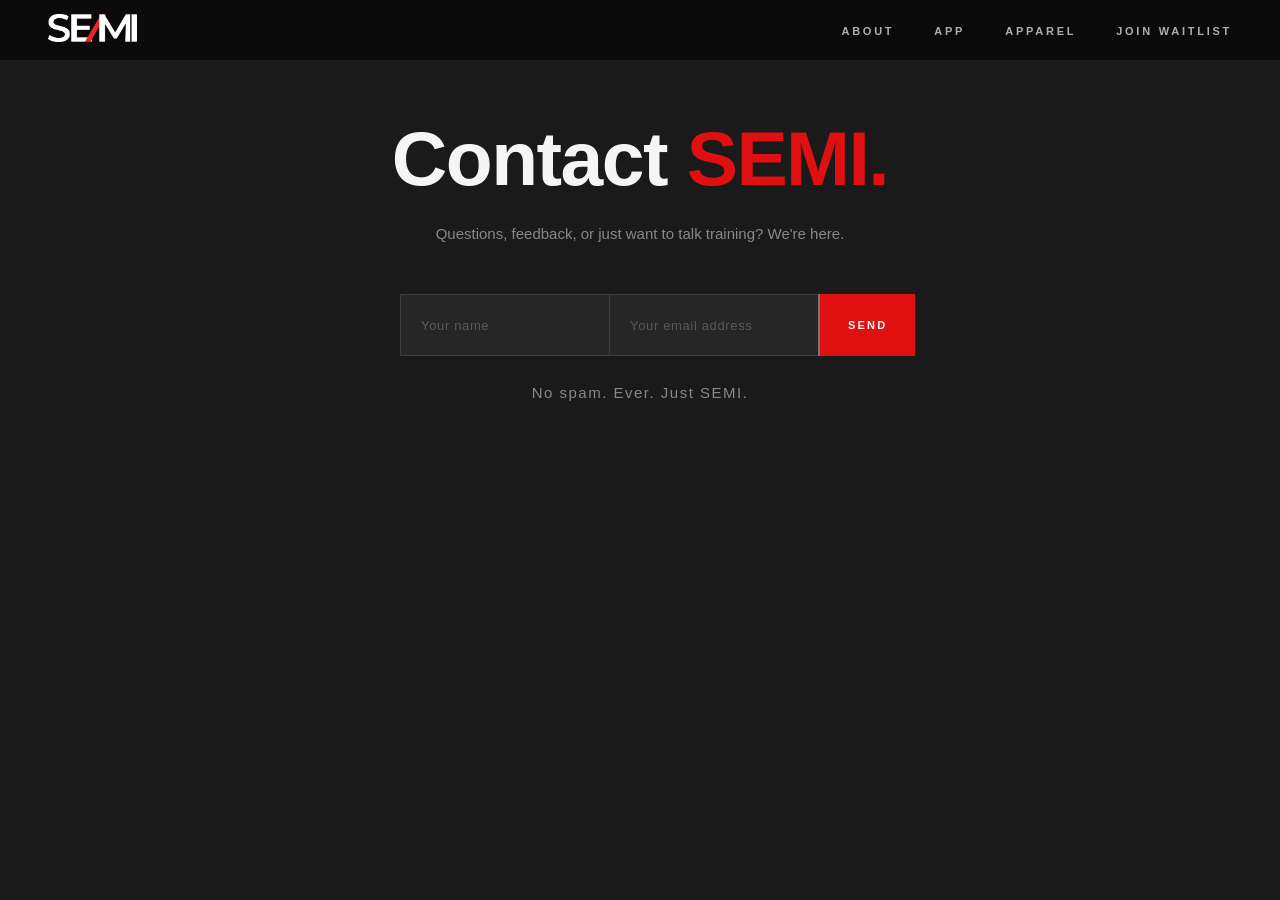
<file: contact.html>
<!DOCTYPE html>
<html lang="en">
<head>
  <meta charset="UTF-8">
  <meta name="viewport" content="width=device-width, initial-scale=1.0">
  <title>Contact — SEMI</title>
  <link rel="stylesheet" href="/style.css">
</head>
<body>
  <nav>
    <div class="nav-logo">
      <img src="/Semi_white_transparent.png" alt="SEMI">
    </div>
    <ul class="nav-links">
      <li><a href="index.html#about">About</a></li>
      <li><a href="index.html#app">App</a></li>
      <li><a href="index.html#apparel">Apparel</a></li>
      <li><a href="index.html#waitlist">Join Waitlist</a></li>
    </ul>
  </nav>

  <section class="waitlist" style="min-height: 100vh;">
    <h2>Contact <em>SEMI.</em></h2>
    <p>Questions, feedback, or just want to talk training? We're here.</p>
    <form class="waitlist-form" action="https://formspree.io/f/mgondbqg" method="POST">
      <input type="text" name="name" placeholder="Your name" required />
      <input type="email" name="email" placeholder="Your email address" required />
      <textarea name="message" placeholder="Your message" rows="4" required></textarea>
      <button type="submit">Send</button>
    </form>
    <p class="waitlist-note">No spam. Ever. Just SEMI.</p>
  </section>
</body>
</html>
</file>
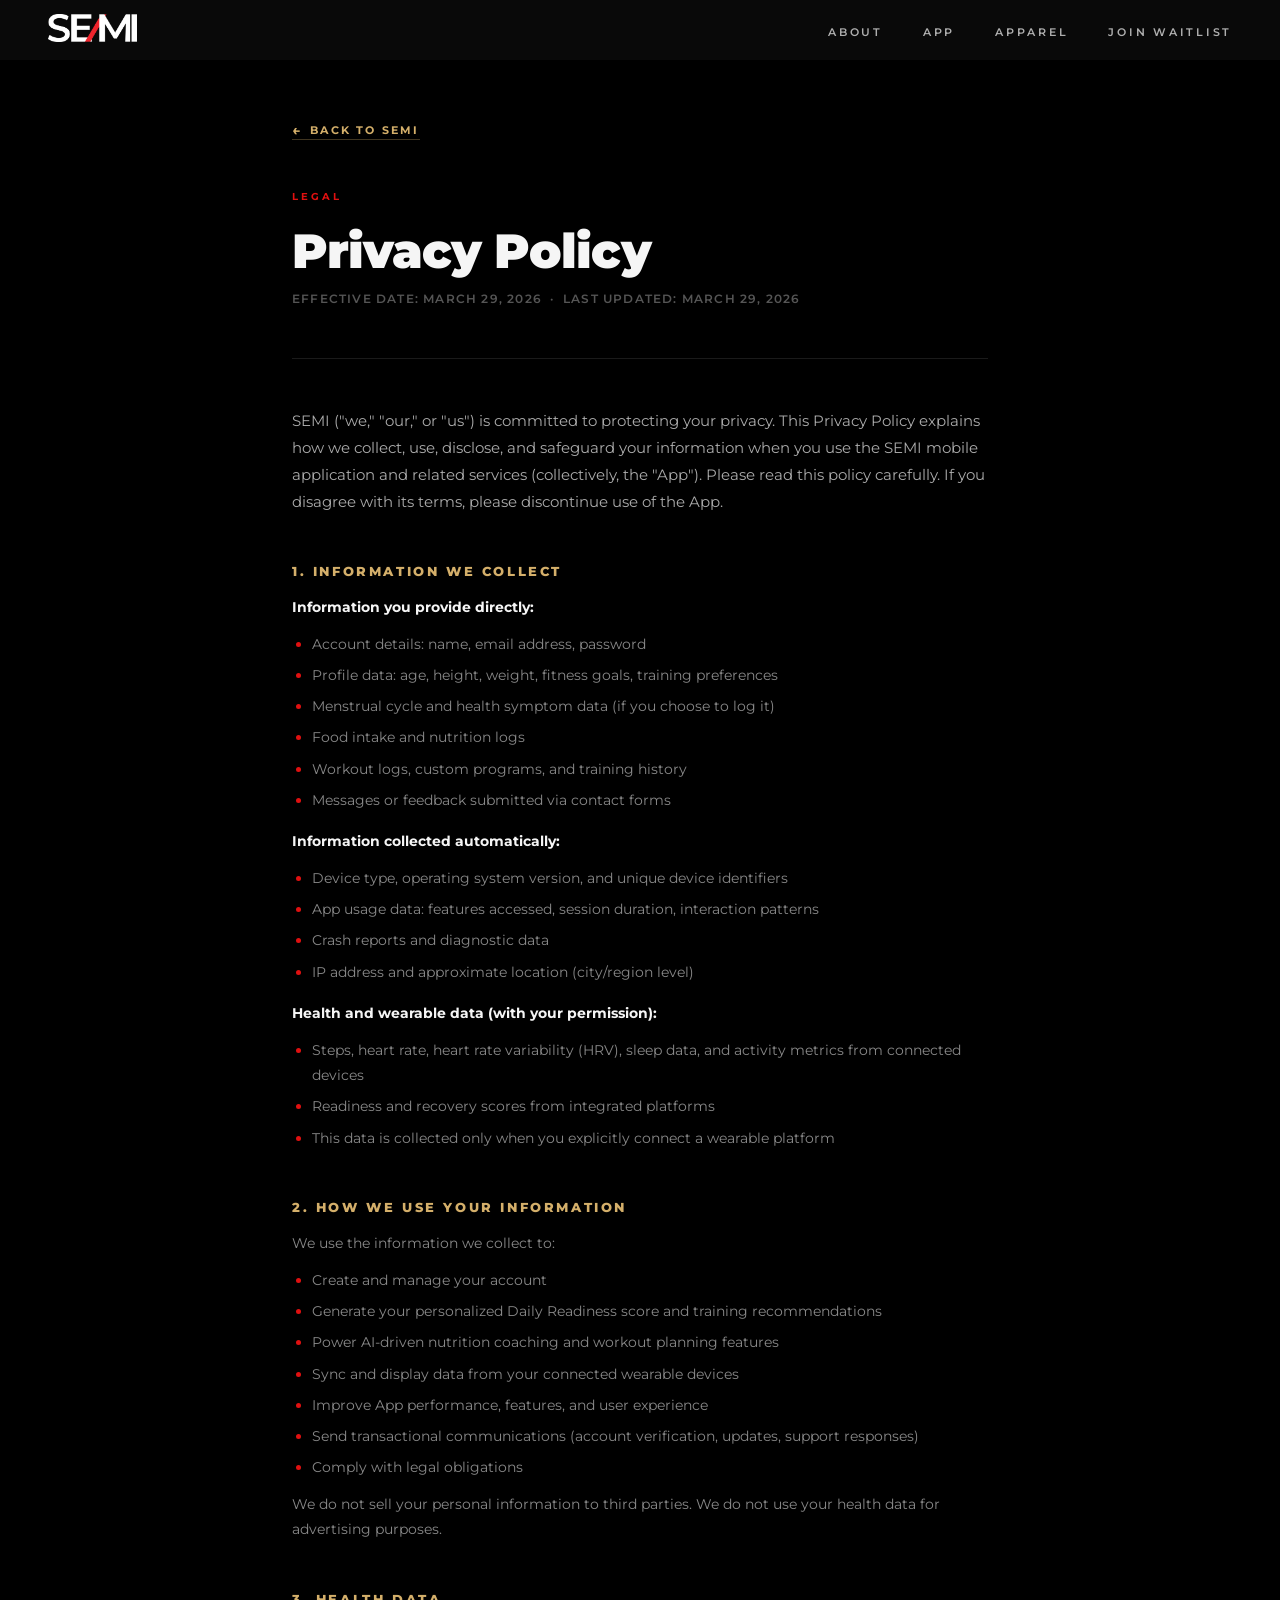
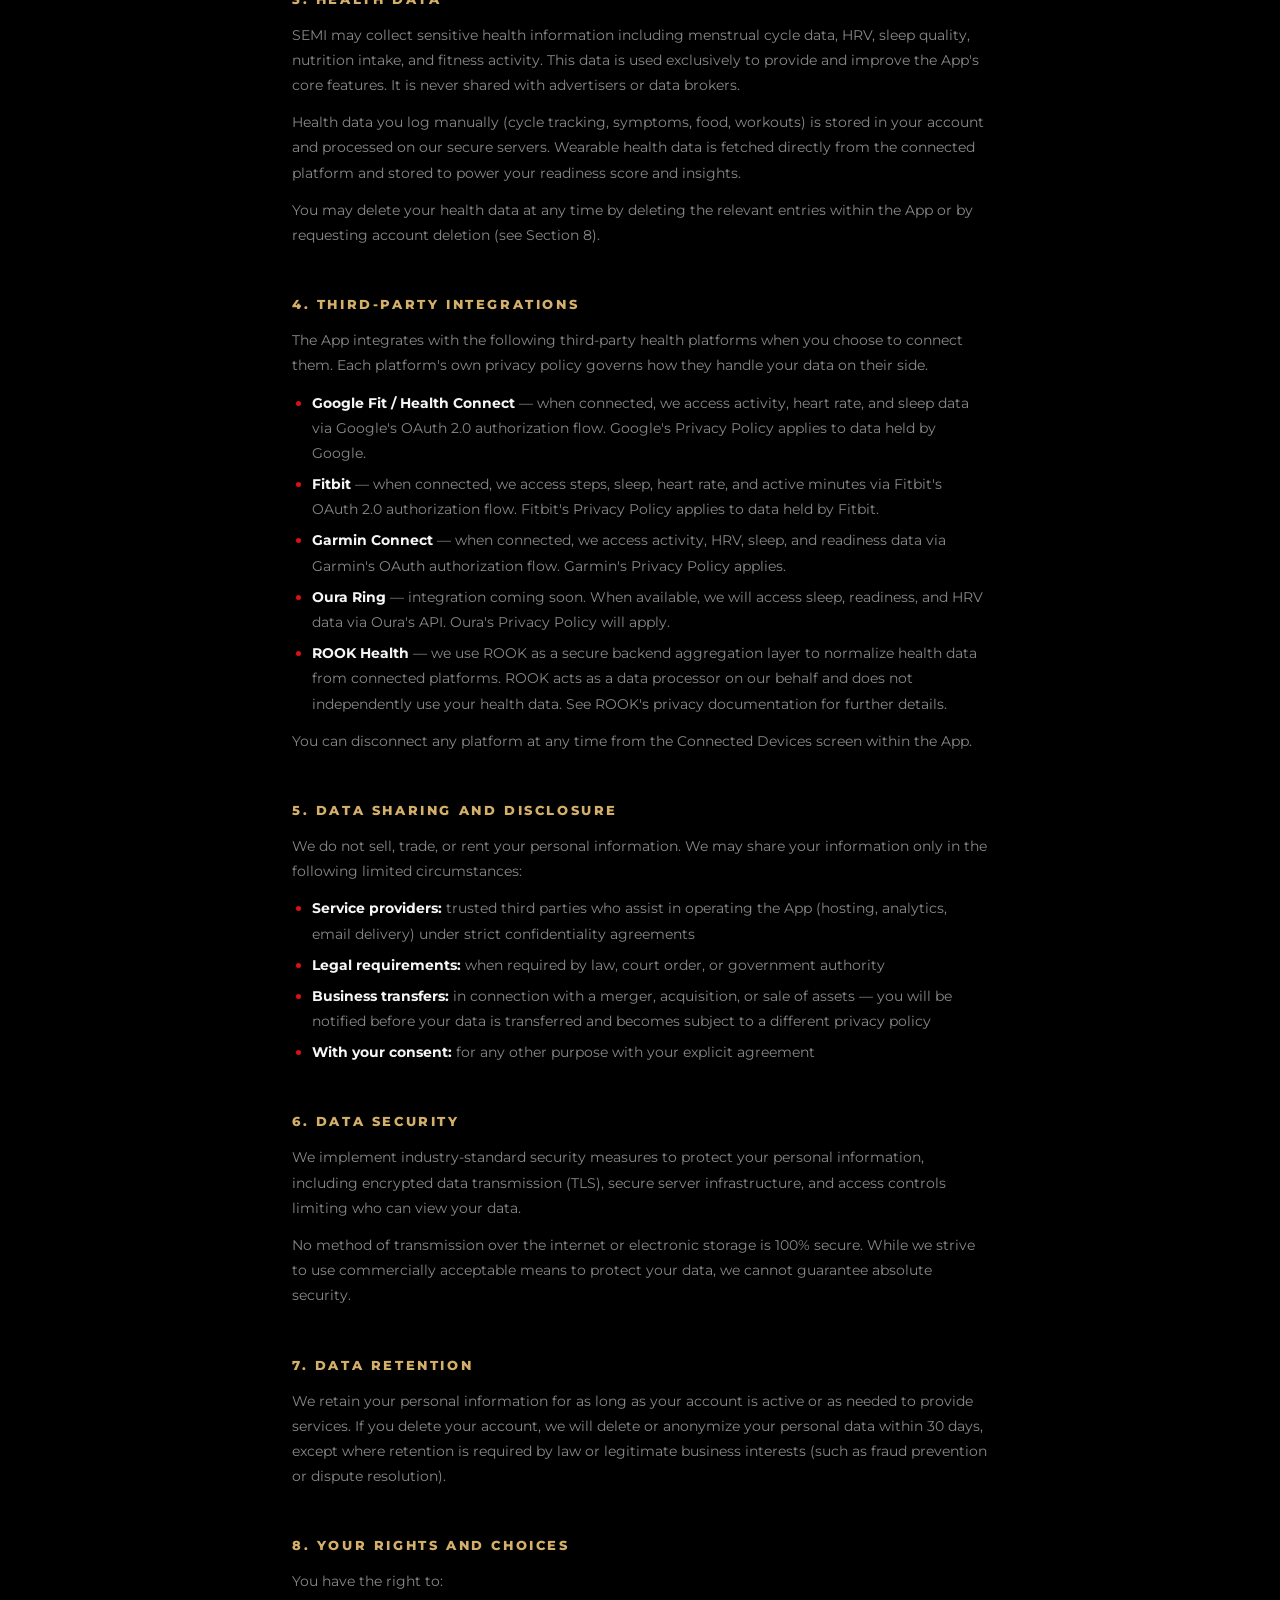
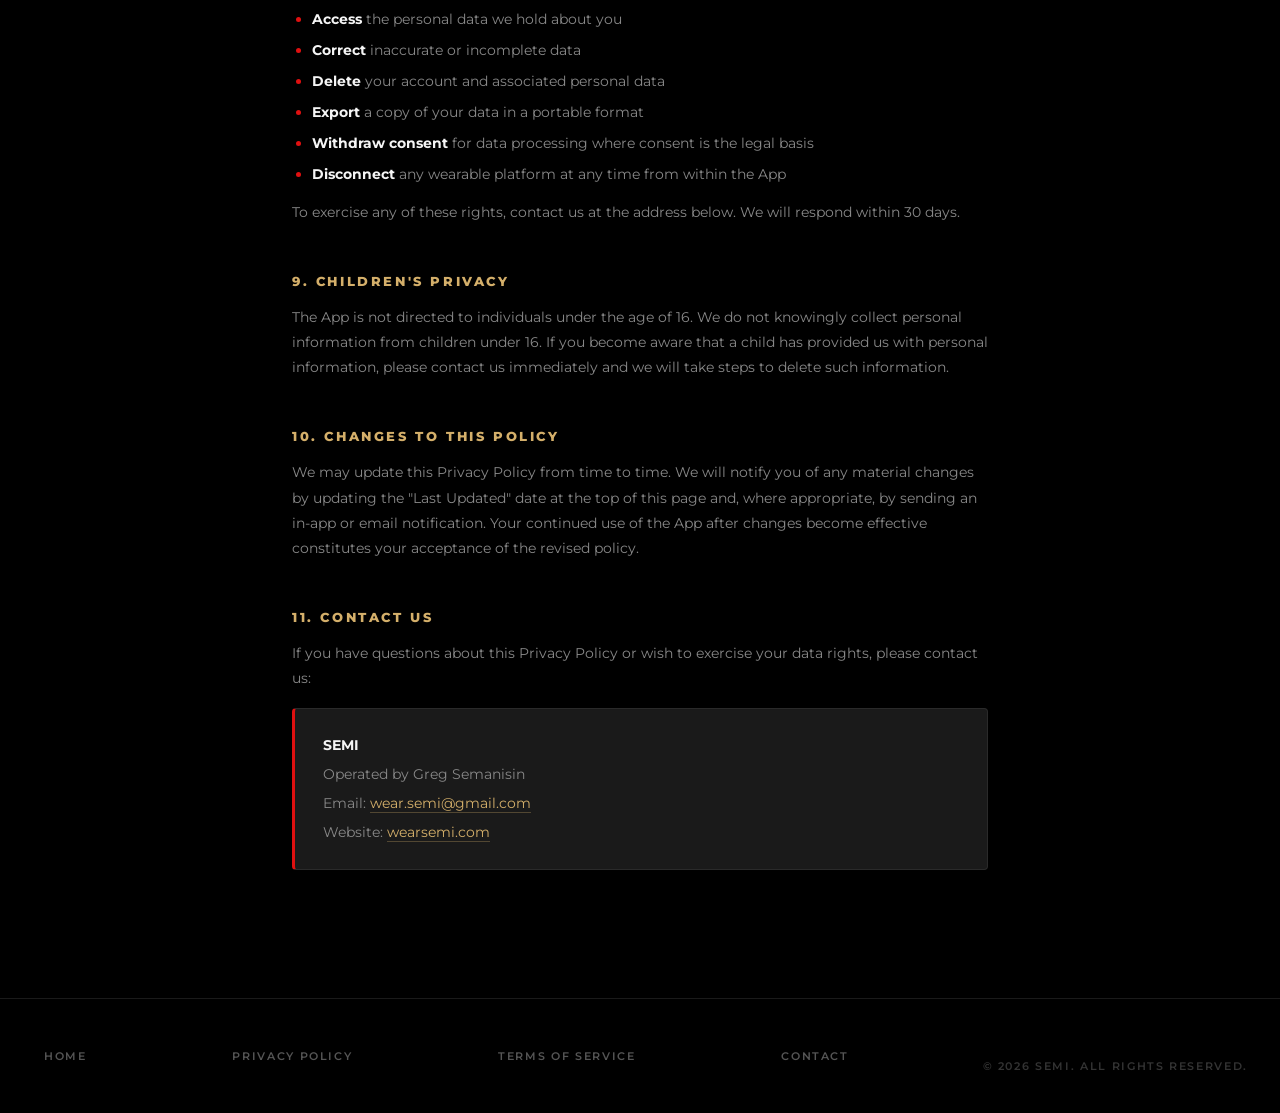
<file: privacy-policy.html>
<!DOCTYPE html>
<html lang="en">
<head>
  <meta charset="UTF-8">
  <meta name="viewport" content="width=device-width, initial-scale=1.0">
  <title>Privacy Policy — SEMI</title>
  <link rel="stylesheet" href="/style.css">
  <link href="https://fonts.googleapis.com/css2?family=Montserrat:wght@400;600;700;800;900&display=swap" rel="stylesheet">
  <style>
    .legal-page {
      max-width: 760px;
      margin: 0 auto;
      padding: 120px 32px 80px;
    }

    .legal-page .eyebrow {
      font-size: 10px;
      font-weight: 700;
      letter-spacing: 0.3em;
      text-transform: uppercase;
      color: #e01010;
      margin-bottom: 16px;
    }

    .legal-page h1 {
      font-size: clamp(2rem, 5vw, 3rem);
      font-weight: 900;
      letter-spacing: -0.02em;
      color: #f5f5f5;
      margin-bottom: 8px;
    }

    .legal-page .effective-date {
      font-size: 12px;
      color: #555;
      font-weight: 600;
      letter-spacing: 0.1em;
      text-transform: uppercase;
      margin-bottom: 48px;
      padding-bottom: 48px;
      border-bottom: 1px solid #1a1a1a;
    }

    .legal-page .intro {
      font-size: 15px;
      line-height: 1.8;
      color: #aaa;
      margin-bottom: 48px;
    }

    .legal-page section {
      margin-bottom: 48px;
    }

    .legal-page h2 {
      font-size: 13px;
      font-weight: 800;
      letter-spacing: 0.2em;
      text-transform: uppercase;
      color: #d4af6a;
      margin-bottom: 16px;
    }

    .legal-page p {
      font-size: 14px;
      line-height: 1.8;
      color: #888;
      margin-bottom: 12px;
    }

    .legal-page ul {
      margin: 12px 0 12px 20px;
    }

    .legal-page ul li {
      font-size: 14px;
      line-height: 1.8;
      color: #888;
      margin-bottom: 6px;
    }

    .legal-page ul li::marker {
      color: #e01010;
    }

    .legal-page a {
      color: #d4af6a;
      text-decoration: none;
      border-bottom: 1px solid rgba(212,175,106,0.3);
      transition: border-color 0.2s;
    }

    .legal-page a:hover {
      border-color: #d4af6a;
    }

    .legal-page .contact-block {
      background: #1a1a1a;
      border: 1px solid #2a2a2a;
      border-left: 3px solid #e01010;
      border-radius: 4px;
      padding: 24px 28px;
      margin-top: 16px;
    }

    .legal-page .contact-block p {
      margin-bottom: 4px;
    }

    .legal-page .contact-block p:last-child {
      margin-bottom: 0;
    }

    .back-link {
      display: inline-flex;
      align-items: center;
      gap: 8px;
      font-size: 11px;
      font-weight: 700;
      letter-spacing: 0.2em;
      text-transform: uppercase;
      color: #555;
      text-decoration: none;
      border-bottom: none;
      margin-bottom: 48px;
      transition: color 0.2s;
    }

    .back-link:hover {
      color: #f5f5f5;
      border-bottom: none;
    }

    .back-link::before {
      content: '←';
      font-size: 14px;
    }

    footer {
      text-align: center;
      padding: 40px 32px;
      border-top: 1px solid #1a1a1a;
      font-size: 11px;
      font-weight: 600;
      letter-spacing: 0.15em;
      text-transform: uppercase;
      color: #333;
    }

    footer a {
      color: #555;
      text-decoration: none;
      margin: 0 12px;
      transition: color 0.2s;
    }

    footer a:hover { color: #f5f5f5; }
  </style>
</head>
<body>
  <nav>
    <div class="nav-logo">
      <img src="/Semi_white_transparent.png" alt="SEMI">
    </div>
    <ul class="nav-links">
      <li><a href="index.html#about">About</a></li>
      <li><a href="index.html#app">App</a></li>
      <li><a href="index.html#apparel">Apparel</a></li>
      <li><a href="index.html#waitlist">Join Waitlist</a></li>
    </ul>
  </nav>

  <main class="legal-page">
    <a href="index.html" class="back-link">Back to SEMI</a>

    <p class="eyebrow">Legal</p>
    <h1>Privacy Policy</h1>
    <p class="effective-date">Effective Date: March 29, 2026 &nbsp;·&nbsp; Last Updated: March 29, 2026</p>

    <p class="intro">
      SEMI ("we," "our," or "us") is committed to protecting your privacy. This Privacy Policy explains how we collect, use, disclose, and safeguard your information when you use the SEMI mobile application and related services (collectively, the "App"). Please read this policy carefully. If you disagree with its terms, please discontinue use of the App.
    </p>

    <section>
      <h2>1. Information We Collect</h2>
      <p><strong style="color:#f5f5f5;">Information you provide directly:</strong></p>
      <ul>
        <li>Account details: name, email address, password</li>
        <li>Profile data: age, height, weight, fitness goals, training preferences</li>
        <li>Menstrual cycle and health symptom data (if you choose to log it)</li>
        <li>Food intake and nutrition logs</li>
        <li>Workout logs, custom programs, and training history</li>
        <li>Messages or feedback submitted via contact forms</li>
      </ul>

      <p style="margin-top:16px;"><strong style="color:#f5f5f5;">Information collected automatically:</strong></p>
      <ul>
        <li>Device type, operating system version, and unique device identifiers</li>
        <li>App usage data: features accessed, session duration, interaction patterns</li>
        <li>Crash reports and diagnostic data</li>
        <li>IP address and approximate location (city/region level)</li>
      </ul>

      <p style="margin-top:16px;"><strong style="color:#f5f5f5;">Health and wearable data (with your permission):</strong></p>
      <ul>
        <li>Steps, heart rate, heart rate variability (HRV), sleep data, and activity metrics from connected devices</li>
        <li>Readiness and recovery scores from integrated platforms</li>
        <li>This data is collected only when you explicitly connect a wearable platform</li>
      </ul>
    </section>

    <section>
      <h2>2. How We Use Your Information</h2>
      <p>We use the information we collect to:</p>
      <ul>
        <li>Create and manage your account</li>
        <li>Generate your personalized Daily Readiness score and training recommendations</li>
        <li>Power AI-driven nutrition coaching and workout planning features</li>
        <li>Sync and display data from your connected wearable devices</li>
        <li>Improve App performance, features, and user experience</li>
        <li>Send transactional communications (account verification, updates, support responses)</li>
        <li>Comply with legal obligations</li>
      </ul>
      <p>We do not sell your personal information to third parties. We do not use your health data for advertising purposes.</p>
    </section>

    <section>
      <h2>3. Health Data</h2>
      <p>
        SEMI may collect sensitive health information including menstrual cycle data, HRV, sleep quality, nutrition intake, and fitness activity. This data is used exclusively to provide and improve the App's core features. It is never shared with advertisers or data brokers.
      </p>
      <p>
        Health data you log manually (cycle tracking, symptoms, food, workouts) is stored in your account and processed on our secure servers. Wearable health data is fetched directly from the connected platform and stored to power your readiness score and insights.
      </p>
      <p>
        You may delete your health data at any time by deleting the relevant entries within the App or by requesting account deletion (see Section 8).
      </p>
    </section>

    <section>
      <h2>4. Third-Party Integrations</h2>
      <p>The App integrates with the following third-party health platforms when you choose to connect them. Each platform's own privacy policy governs how they handle your data on their side.</p>
      <ul>
        <li>
          <strong style="color:#f5f5f5;">Google Fit / Health Connect</strong> — when connected, we access activity, heart rate, and sleep data via Google's OAuth 2.0 authorization flow. Google's Privacy Policy applies to data held by Google.
        </li>
        <li>
          <strong style="color:#f5f5f5;">Fitbit</strong> — when connected, we access steps, sleep, heart rate, and active minutes via Fitbit's OAuth 2.0 authorization flow. Fitbit's Privacy Policy applies to data held by Fitbit.
        </li>
        <li>
          <strong style="color:#f5f5f5;">Garmin Connect</strong> — when connected, we access activity, HRV, sleep, and readiness data via Garmin's OAuth authorization flow. Garmin's Privacy Policy applies.
        </li>
        <li>
          <strong style="color:#f5f5f5;">Oura Ring</strong> — integration coming soon. When available, we will access sleep, readiness, and HRV data via Oura's API. Oura's Privacy Policy will apply.
        </li>
        <li>
          <strong style="color:#f5f5f5;">ROOK Health</strong> — we use ROOK as a secure backend aggregation layer to normalize health data from connected platforms. ROOK acts as a data processor on our behalf and does not independently use your health data. See ROOK's privacy documentation for further details.
        </li>
      </ul>
      <p>You can disconnect any platform at any time from the Connected Devices screen within the App.</p>
    </section>

    <section>
      <h2>5. Data Sharing and Disclosure</h2>
      <p>We do not sell, trade, or rent your personal information. We may share your information only in the following limited circumstances:</p>
      <ul>
        <li><strong style="color:#f5f5f5;">Service providers:</strong> trusted third parties who assist in operating the App (hosting, analytics, email delivery) under strict confidentiality agreements</li>
        <li><strong style="color:#f5f5f5;">Legal requirements:</strong> when required by law, court order, or government authority</li>
        <li><strong style="color:#f5f5f5;">Business transfers:</strong> in connection with a merger, acquisition, or sale of assets — you will be notified before your data is transferred and becomes subject to a different privacy policy</li>
        <li><strong style="color:#f5f5f5;">With your consent:</strong> for any other purpose with your explicit agreement</li>
      </ul>
    </section>

    <section>
      <h2>6. Data Security</h2>
      <p>
        We implement industry-standard security measures to protect your personal information, including encrypted data transmission (TLS), secure server infrastructure, and access controls limiting who can view your data.
      </p>
      <p>
        No method of transmission over the internet or electronic storage is 100% secure. While we strive to use commercially acceptable means to protect your data, we cannot guarantee absolute security.
      </p>
    </section>

    <section>
      <h2>7. Data Retention</h2>
      <p>
        We retain your personal information for as long as your account is active or as needed to provide services. If you delete your account, we will delete or anonymize your personal data within 30 days, except where retention is required by law or legitimate business interests (such as fraud prevention or dispute resolution).
      </p>
    </section>

    <section>
      <h2>8. Your Rights and Choices</h2>
      <p>You have the right to:</p>
      <ul>
        <li><strong style="color:#f5f5f5;">Access</strong> the personal data we hold about you</li>
        <li><strong style="color:#f5f5f5;">Correct</strong> inaccurate or incomplete data</li>
        <li><strong style="color:#f5f5f5;">Delete</strong> your account and associated personal data</li>
        <li><strong style="color:#f5f5f5;">Export</strong> a copy of your data in a portable format</li>
        <li><strong style="color:#f5f5f5;">Withdraw consent</strong> for data processing where consent is the legal basis</li>
        <li><strong style="color:#f5f5f5;">Disconnect</strong> any wearable platform at any time from within the App</li>
      </ul>
      <p>To exercise any of these rights, contact us at the address below. We will respond within 30 days.</p>
    </section>

    <section>
      <h2>9. Children's Privacy</h2>
      <p>
        The App is not directed to individuals under the age of 16. We do not knowingly collect personal information from children under 16. If you become aware that a child has provided us with personal information, please contact us immediately and we will take steps to delete such information.
      </p>
    </section>

    <section>
      <h2>10. Changes to This Policy</h2>
      <p>
        We may update this Privacy Policy from time to time. We will notify you of any material changes by updating the "Last Updated" date at the top of this page and, where appropriate, by sending an in-app or email notification. Your continued use of the App after changes become effective constitutes your acceptance of the revised policy.
      </p>
    </section>

    <section>
      <h2>11. Contact Us</h2>
      <p>If you have questions about this Privacy Policy or wish to exercise your data rights, please contact us:</p>
      <div class="contact-block">
        <p><strong style="color:#f5f5f5;">SEMI</strong></p>
        <p>Operated by Greg Semanisin</p>
        <p>Email: <a href="mailto:wear.semi@gmail.com">wear.semi@gmail.com</a></p>
        <p>Website: <a href="https://wearsemi.com">wearsemi.com</a></p>
      </div>
    </section>
  </main>

  <footer>
    <a href="index.html">Home</a>
    <a href="privacy-policy.html">Privacy Policy</a>
    <a href="terms-of-service.html">Terms of Service</a>
    <a href="contact.html">Contact</a>
    <p style="margin-top: 20px;">© 2026 SEMI. All rights reserved.</p>
  </footer>
</body>
</html>
</file>
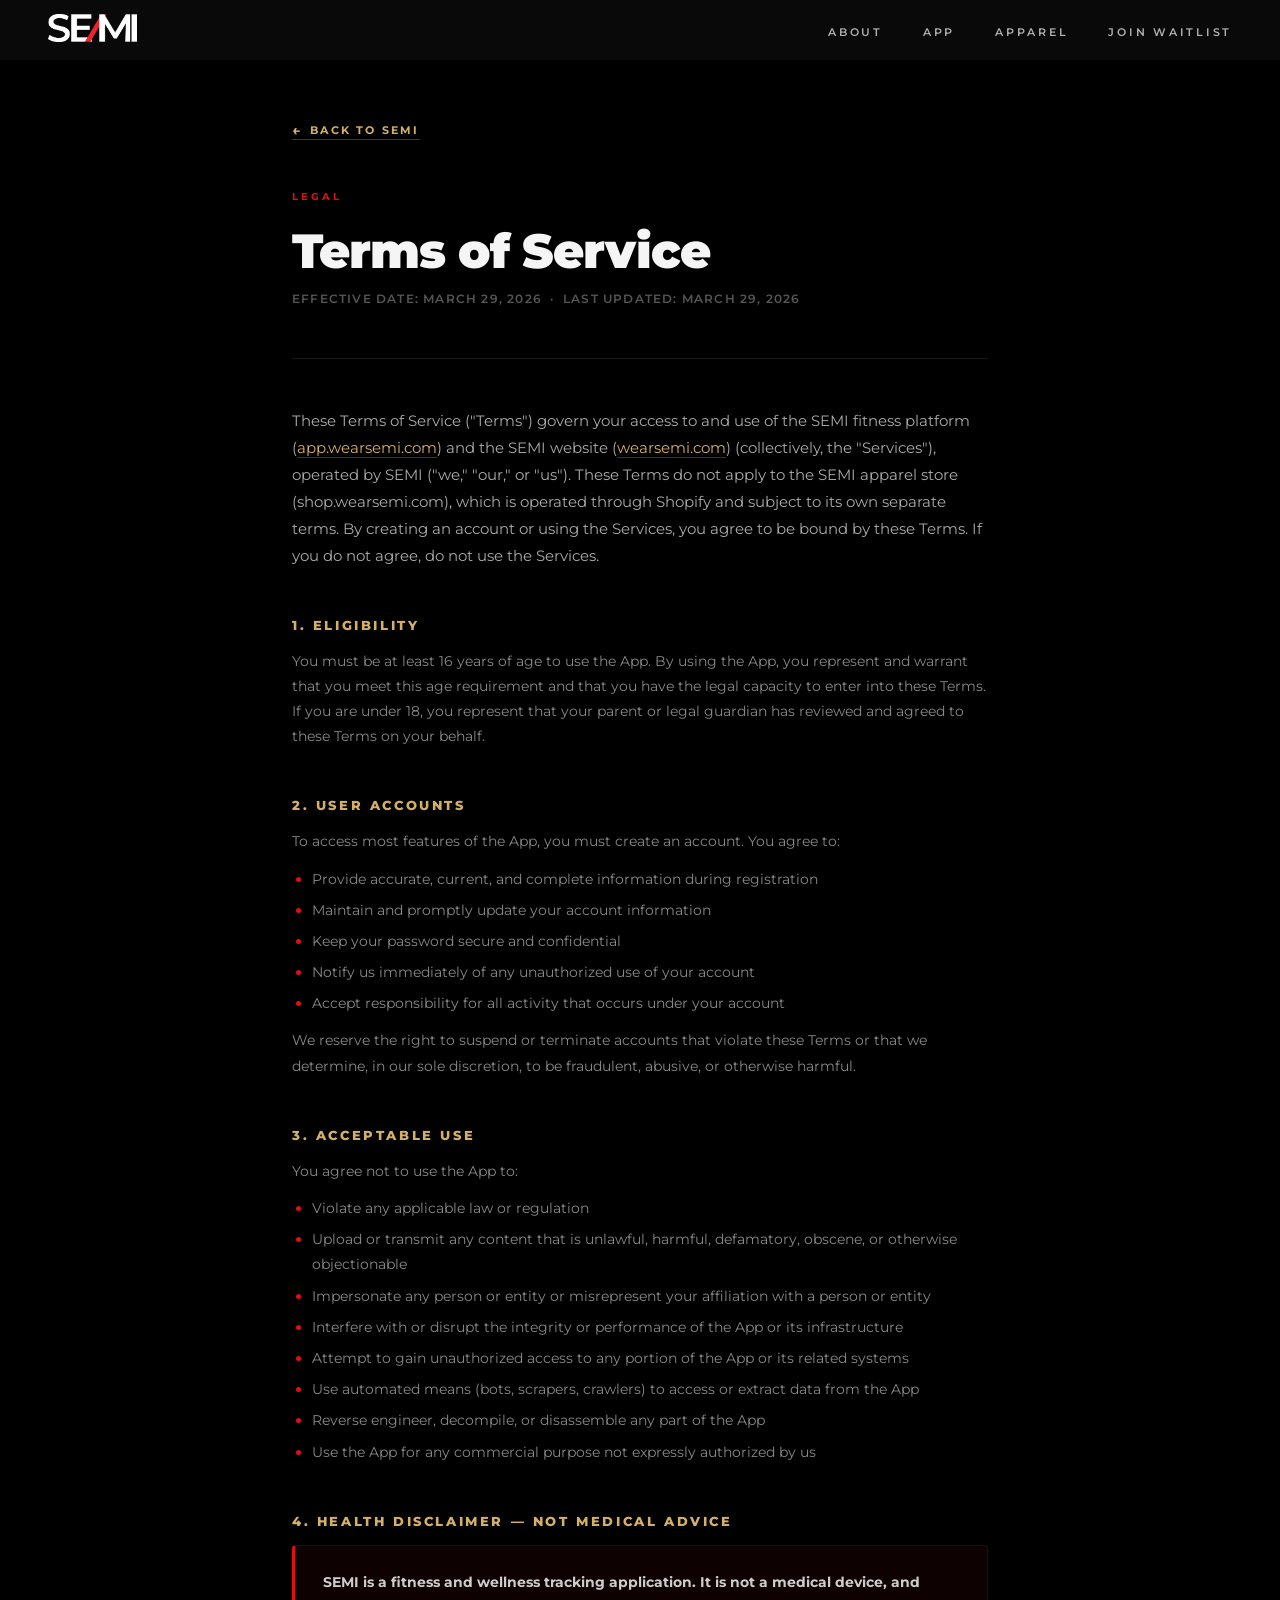
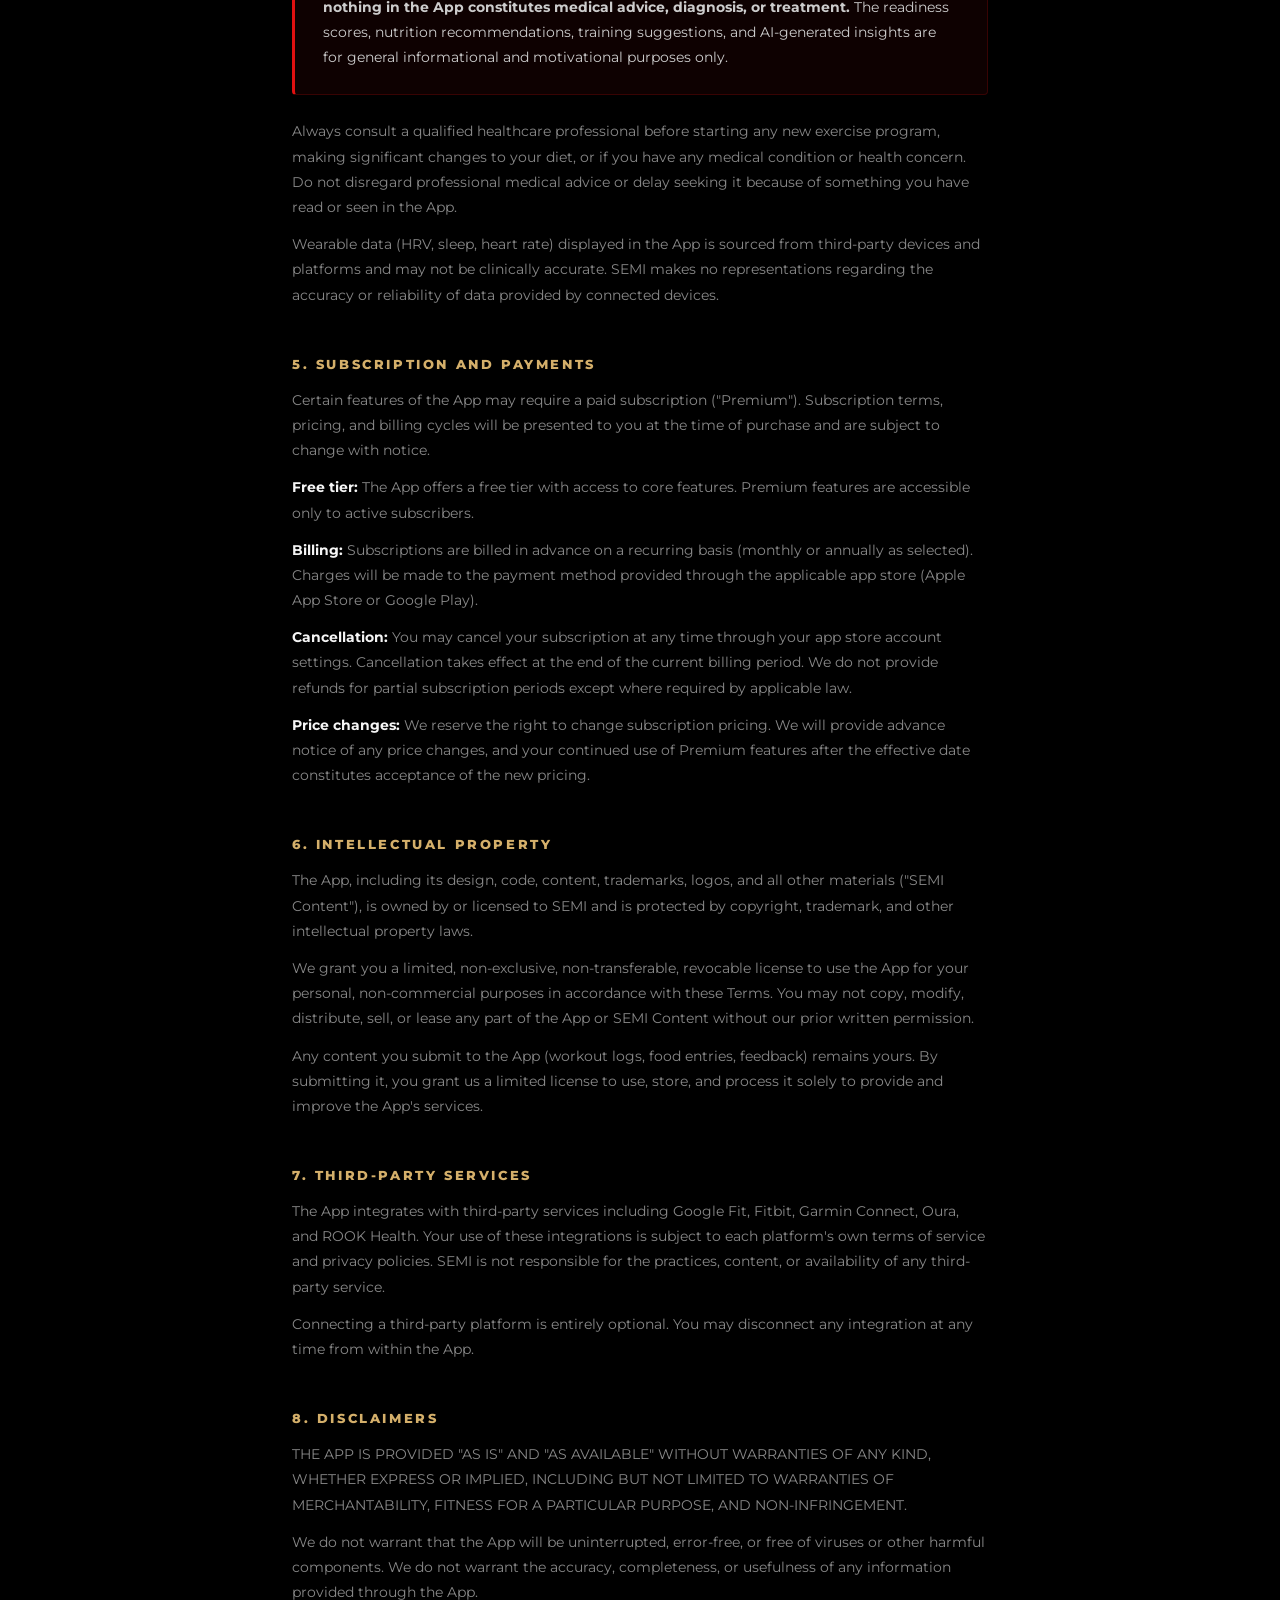
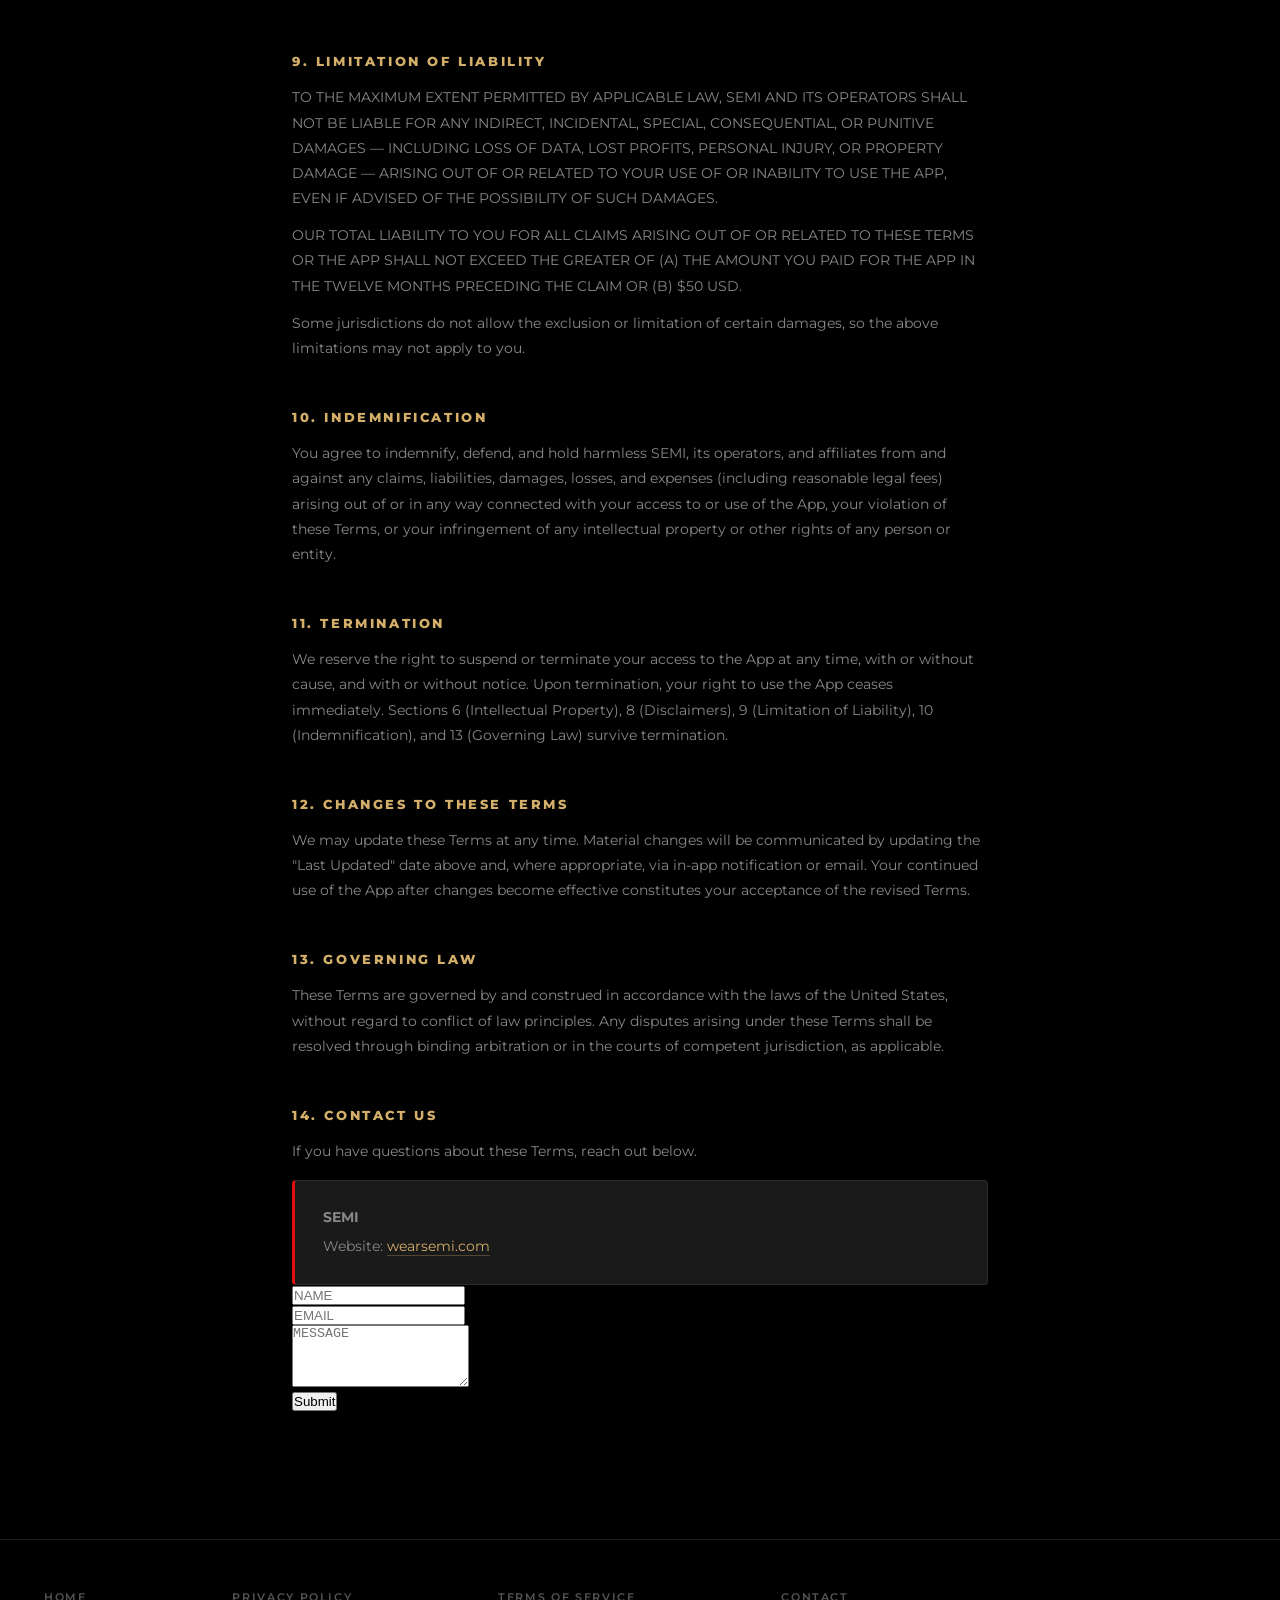
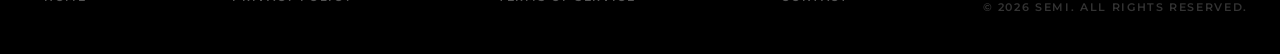
<file: terms-of-service.html>
<!DOCTYPE html>
<html lang="en">
<head>
  <meta charset="UTF-8">
  <meta name="viewport" content="width=device-width, initial-scale=1.0">
  <title>Terms of Service — SEMI</title>
  <link rel="stylesheet" href="/style.css">
  <link href="https://fonts.googleapis.com/css2?family=Montserrat:wght@400;600;700;800;900&display=swap" rel="stylesheet">
  <style>
    .legal-page {
      max-width: 760px;
      margin: 0 auto;
      padding: 120px 32px 80px;
    }

    .legal-page .eyebrow {
      font-size: 10px;
      font-weight: 700;
      letter-spacing: 0.3em;
      text-transform: uppercase;
      color: #e01010;
      margin-bottom: 16px;
    }

    .legal-page h1 {
      font-size: clamp(2rem, 5vw, 3rem);
      font-weight: 900;
      letter-spacing: -0.02em;
      color: #f5f5f5;
      margin-bottom: 8px;
    }

    .legal-page .effective-date {
      font-size: 12px;
      color: #555;
      font-weight: 600;
      letter-spacing: 0.1em;
      text-transform: uppercase;
      margin-bottom: 48px;
      padding-bottom: 48px;
      border-bottom: 1px solid #1a1a1a;
    }

    .legal-page .intro {
      font-size: 15px;
      line-height: 1.8;
      color: #aaa;
      margin-bottom: 48px;
    }

    .legal-page section {
      margin-bottom: 48px;
    }

    .legal-page h2 {
      font-size: 13px;
      font-weight: 800;
      letter-spacing: 0.2em;
      text-transform: uppercase;
      color: #d4af6a;
      margin-bottom: 16px;
    }

    .legal-page p {
      font-size: 14px;
      line-height: 1.8;
      color: #888;
      margin-bottom: 12px;
    }

    .legal-page ul {
      margin: 12px 0 12px 20px;
    }

    .legal-page ul li {
      font-size: 14px;
      line-height: 1.8;
      color: #888;
      margin-bottom: 6px;
    }

    .legal-page ul li::marker {
      color: #e01010;
    }

    .legal-page a {
      color: #d4af6a;
      text-decoration: none;
      border-bottom: 1px solid rgba(212,175,106,0.3);
      transition: border-color 0.2s;
    }

    .legal-page a:hover {
      border-color: #d4af6a;
    }

    .legal-page .disclaimer-block {
      background: rgba(224,16,16,0.06);
      border: 1px solid rgba(224,16,16,0.2);
      border-left: 3px solid #e01010;
      border-radius: 4px;
      padding: 24px 28px;
      margin: 16px 0 24px;
    }

    .legal-page .disclaimer-block p {
      color: #ccc;
      margin-bottom: 0;
    }

    .legal-page .contact-block {
      background: #1a1a1a;
      border: 1px solid #2a2a2a;
      border-left: 3px solid #e01010;
      border-radius: 4px;
      padding: 24px 28px;
      margin-top: 16px;
    }

    .legal-page .contact-block p {
      margin-bottom: 4px;
    }

    .legal-page .contact-block p:last-child {
      margin-bottom: 0;
    }

    .back-link {
      display: inline-flex;
      align-items: center;
      gap: 8px;
      font-size: 11px;
      font-weight: 700;
      letter-spacing: 0.2em;
      text-transform: uppercase;
      color: #555;
      text-decoration: none;
      border-bottom: none;
      margin-bottom: 48px;
      transition: color 0.2s;
    }

    .back-link:hover {
      color: #f5f5f5;
      border-bottom: none;
    }

    .back-link::before {
      content: '←';
      font-size: 14px;
    }

    footer {
      text-align: center;
      padding: 40px 32px;
      border-top: 1px solid #1a1a1a;
      font-size: 11px;
      font-weight: 600;
      letter-spacing: 0.15em;
      text-transform: uppercase;
      color: #333;
    }

    footer a {
      color: #555;
      text-decoration: none;
      margin: 0 12px;
      transition: color 0.2s;
    }

    footer a:hover { color: #f5f5f5; }
  </style>
</head>
<body>
  <nav>
    <div class="nav-logo">
      <img src="/Semi_white_transparent.png" alt="SEMI">
    </div>
    <ul class="nav-links">
      <li><a href="index.html#about">About</a></li>
      <li><a href="index.html#app">App</a></li>
      <li><a href="index.html#apparel">Apparel</a></li>
      <li><a href="index.html#waitlist">Join Waitlist</a></li>
    </ul>
  </nav>

  <main class="legal-page">
    <a href="index.html" class="back-link">Back to SEMI</a>

    <p class="eyebrow">Legal</p>
    <h1>Terms of Service</h1>
    <p class="effective-date">Effective Date: March 29, 2026 &nbsp;·&nbsp; Last Updated: March 29, 2026</p>

    <p class="intro">
      These Terms of Service ("Terms") govern your access to and use of the SEMI fitness platform (<a href="https://app.wearsemi.com">app.wearsemi.com</a>) and the SEMI website (<a href="https://wearsemi.com">wearsemi.com</a>) (collectively, the "Services"), operated by SEMI ("we," "our," or "us"). These Terms do not apply to the SEMI apparel store (shop.wearsemi.com), which is operated through Shopify and subject to its own separate terms. By creating an account or using the Services, you agree to be bound by these Terms. If you do not agree, do not use the Services.
    </p>

    <section>
      <h2>1. Eligibility</h2>
      <p>
        You must be at least 16 years of age to use the App. By using the App, you represent and warrant that you meet this age requirement and that you have the legal capacity to enter into these Terms. If you are under 18, you represent that your parent or legal guardian has reviewed and agreed to these Terms on your behalf.
      </p>
    </section>

    <section>
      <h2>2. User Accounts</h2>
      <p>
        To access most features of the App, you must create an account. You agree to:
      </p>
      <ul>
        <li>Provide accurate, current, and complete information during registration</li>
        <li>Maintain and promptly update your account information</li>
        <li>Keep your password secure and confidential</li>
        <li>Notify us immediately of any unauthorized use of your account</li>
        <li>Accept responsibility for all activity that occurs under your account</li>
      </ul>
      <p>
        We reserve the right to suspend or terminate accounts that violate these Terms or that we determine, in our sole discretion, to be fraudulent, abusive, or otherwise harmful.
      </p>
    </section>

    <section>
      <h2>3. Acceptable Use</h2>
      <p>You agree not to use the App to:</p>
      <ul>
        <li>Violate any applicable law or regulation</li>
        <li>Upload or transmit any content that is unlawful, harmful, defamatory, obscene, or otherwise objectionable</li>
        <li>Impersonate any person or entity or misrepresent your affiliation with a person or entity</li>
        <li>Interfere with or disrupt the integrity or performance of the App or its infrastructure</li>
        <li>Attempt to gain unauthorized access to any portion of the App or its related systems</li>
        <li>Use automated means (bots, scrapers, crawlers) to access or extract data from the App</li>
        <li>Reverse engineer, decompile, or disassemble any part of the App</li>
        <li>Use the App for any commercial purpose not expressly authorized by us</li>
      </ul>
    </section>

    <section>
      <h2>4. Health Disclaimer — Not Medical Advice</h2>
      <div class="disclaimer-block">
        <p>
          <strong>SEMI is a fitness and wellness tracking application. It is not a medical device, and nothing in the App constitutes medical advice, diagnosis, or treatment.</strong> The readiness scores, nutrition recommendations, training suggestions, and AI-generated insights are for general informational and motivational purposes only.
        </p>
      </div>
      <p>
        Always consult a qualified healthcare professional before starting any new exercise program, making significant changes to your diet, or if you have any medical condition or health concern. Do not disregard professional medical advice or delay seeking it because of something you have read or seen in the App.
      </p>
      <p>
        Wearable data (HRV, sleep, heart rate) displayed in the App is sourced from third-party devices and platforms and may not be clinically accurate. SEMI makes no representations regarding the accuracy or reliability of data provided by connected devices.
      </p>
    </section>

    <section>
      <h2>5. Subscription and Payments</h2>
      <p>
        Certain features of the App may require a paid subscription ("Premium"). Subscription terms, pricing, and billing cycles will be presented to you at the time of purchase and are subject to change with notice.
      </p>
      <p>
        <strong style="color:#f5f5f5;">Free tier:</strong> The App offers a free tier with access to core features. Premium features are accessible only to active subscribers.
      </p>
      <p>
        <strong style="color:#f5f5f5;">Billing:</strong> Subscriptions are billed in advance on a recurring basis (monthly or annually as selected). Charges will be made to the payment method provided through the applicable app store (Apple App Store or Google Play).
      </p>
      <p>
        <strong style="color:#f5f5f5;">Cancellation:</strong> You may cancel your subscription at any time through your app store account settings. Cancellation takes effect at the end of the current billing period. We do not provide refunds for partial subscription periods except where required by applicable law.
      </p>
      <p>
        <strong style="color:#f5f5f5;">Price changes:</strong> We reserve the right to change subscription pricing. We will provide advance notice of any price changes, and your continued use of Premium features after the effective date constitutes acceptance of the new pricing.
      </p>
    </section>

    <section>
      <h2>6. Intellectual Property</h2>
      <p>
        The App, including its design, code, content, trademarks, logos, and all other materials ("SEMI Content"), is owned by or licensed to SEMI and is protected by copyright, trademark, and other intellectual property laws.
      </p>
      <p>
        We grant you a limited, non-exclusive, non-transferable, revocable license to use the App for your personal, non-commercial purposes in accordance with these Terms. You may not copy, modify, distribute, sell, or lease any part of the App or SEMI Content without our prior written permission.
      </p>
      <p>
        Any content you submit to the App (workout logs, food entries, feedback) remains yours. By submitting it, you grant us a limited license to use, store, and process it solely to provide and improve the App's services.
      </p>
    </section>

    <section>
      <h2>7. Third-Party Services</h2>
      <p>
        The App integrates with third-party services including Google Fit, Fitbit, Garmin Connect, Oura, and ROOK Health. Your use of these integrations is subject to each platform's own terms of service and privacy policies. SEMI is not responsible for the practices, content, or availability of any third-party service.
      </p>
      <p>
        Connecting a third-party platform is entirely optional. You may disconnect any integration at any time from within the App.
      </p>
    </section>

    <section>
      <h2>8. Disclaimers</h2>
      <p>
        THE APP IS PROVIDED "AS IS" AND "AS AVAILABLE" WITHOUT WARRANTIES OF ANY KIND, WHETHER EXPRESS OR IMPLIED, INCLUDING BUT NOT LIMITED TO WARRANTIES OF MERCHANTABILITY, FITNESS FOR A PARTICULAR PURPOSE, AND NON-INFRINGEMENT.
      </p>
      <p>
        We do not warrant that the App will be uninterrupted, error-free, or free of viruses or other harmful components. We do not warrant the accuracy, completeness, or usefulness of any information provided through the App.
      </p>
    </section>

    <section>
      <h2>9. Limitation of Liability</h2>
      <p>
        TO THE MAXIMUM EXTENT PERMITTED BY APPLICABLE LAW, SEMI AND ITS OPERATORS SHALL NOT BE LIABLE FOR ANY INDIRECT, INCIDENTAL, SPECIAL, CONSEQUENTIAL, OR PUNITIVE DAMAGES — INCLUDING LOSS OF DATA, LOST PROFITS, PERSONAL INJURY, OR PROPERTY DAMAGE — ARISING OUT OF OR RELATED TO YOUR USE OF OR INABILITY TO USE THE APP, EVEN IF ADVISED OF THE POSSIBILITY OF SUCH DAMAGES.
      </p>
      <p>
        OUR TOTAL LIABILITY TO YOU FOR ALL CLAIMS ARISING OUT OF OR RELATED TO THESE TERMS OR THE APP SHALL NOT EXCEED THE GREATER OF (A) THE AMOUNT YOU PAID FOR THE APP IN THE TWELVE MONTHS PRECEDING THE CLAIM OR (B) $50 USD.
      </p>
      <p>
        Some jurisdictions do not allow the exclusion or limitation of certain damages, so the above limitations may not apply to you.
      </p>
    </section>

    <section>
      <h2>10. Indemnification</h2>
      <p>
        You agree to indemnify, defend, and hold harmless SEMI, its operators, and affiliates from and against any claims, liabilities, damages, losses, and expenses (including reasonable legal fees) arising out of or in any way connected with your access to or use of the App, your violation of these Terms, or your infringement of any intellectual property or other rights of any person or entity.
      </p>
    </section>

    <section>
      <h2>11. Termination</h2>
      <p>
        We reserve the right to suspend or terminate your access to the App at any time, with or without cause, and with or without notice. Upon termination, your right to use the App ceases immediately. Sections 6 (Intellectual Property), 8 (Disclaimers), 9 (Limitation of Liability), 10 (Indemnification), and 13 (Governing Law) survive termination.
      </p>
    </section>

    <section>
      <h2>12. Changes to These Terms</h2>
      <p>
        We may update these Terms at any time. Material changes will be communicated by updating the "Last Updated" date above and, where appropriate, via in-app notification or email. Your continued use of the App after changes become effective constitutes your acceptance of the revised Terms.
      </p>
    </section>

    <section>
      <h2>13. Governing Law</h2>
      <p>
        These Terms are governed by and construed in accordance with the laws of the United States, without regard to conflict of law principles. Any disputes arising under these Terms shall be resolved through binding arbitration or in the courts of competent jurisdiction, as applicable.
      </p>
    </section>

<section>
  <h2>14. Contact Us</h2>
  <p>If you have questions about these Terms, reach out below.</p>

  <div class="contact-block">
    <p><strong class="brand-name">SEMI</strong></p>
    <p>Website: <a href="https://wearsemi.com">wearsemi.com</a></p>
  </div>

  <form name="contact" method="POST" data-netlify="true" netlify-honeypot="bot-field" action="/thank-you" class="contact-form">
    
    <input type="hidden" name="form-name" value="contact">

    <!-- Spam protection -->
    <p style="display:none;">
      <input name="bot-field">
    </p>

    <div class="form-group">
      <input type="text" name="name" placeholder="NAME" required>
    </div>

    <div class="form-group">
      <input type="email" name="email" placeholder="EMAIL" required>
    </div>

    <div class="form-group">
      <textarea name="message" rows="4" placeholder="MESSAGE"></textarea>
    </div>

    <button type="submit" class="submit-btn">Submit</button>
  </form>
</section>
  </main>

  <footer>
    <a href="index.html">Home</a>
    <a href="privacy-policy.html">Privacy Policy</a>
    <a href="terms-of-service.html">Terms of Service</a>
    <a href="contact.html">Contact</a>
    <p style="margin-top: 20px;">© 2026 SEMI. All rights reserved.</p>
  </footer>
</body>
</html>
</file>
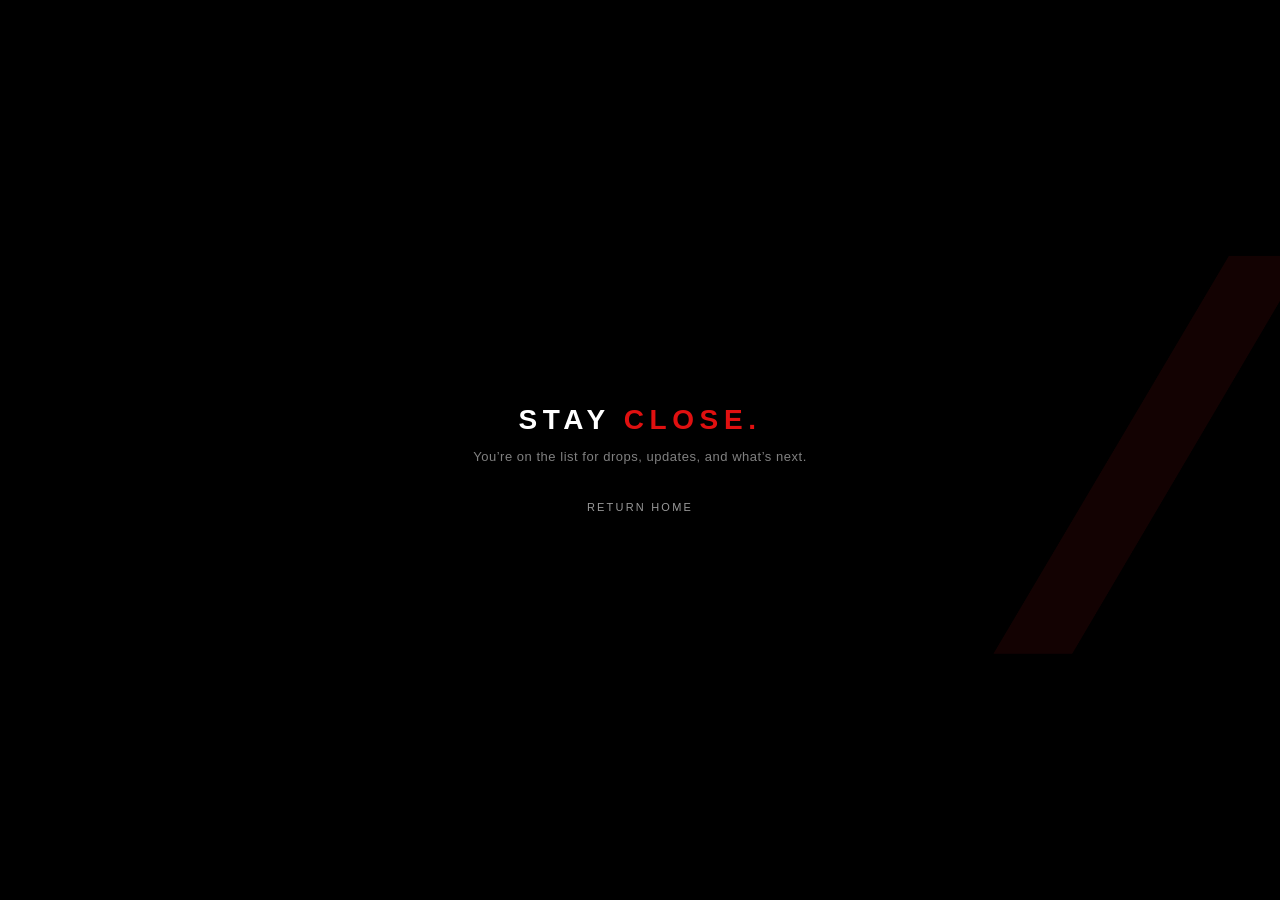
<file: thank-you-updates.html>
<!DOCTYPE html>
<html lang="en">
<head>
  <meta charset="UTF-8">
  <title>Updated</title>
  <style>
    body {
      margin: 0;
      background: #000;
      color: #fff;
      font-family: 'Montserrat', sans-serif;
      display: flex;
      align-items: center;
      justify-content: center;
      height: 100vh;
      text-align: center;
      overflow: hidden;
    }

    .container {
      position: relative;
      z-index: 2;
    }

    h1 {
      font-size: 28px;
      letter-spacing: 0.2em;
      text-transform: uppercase;
      margin-bottom: 12px;
    }

    h1 span {
      color: #e01010;
    }

    p {
      font-size: 13px;
      color: rgba(255,255,255,0.5);
      letter-spacing: 0.04em;
    }

    a {
      display: inline-block;
      margin-top: 24px;
      color: #fff;
      text-decoration: none;
      font-size: 11px;
      letter-spacing: 0.2em;
      text-transform: uppercase;
      opacity: 0.6;
      transition: opacity 0.2s;
    }

    a:hover {
      opacity: 1;
    }

    .slash {
      position: absolute;
      right: -120px;
      top: 50%;
      transform: translateY(-50%);
      opacity: 0.08;
      width: 500px;
      z-index: 1;
    }
  </style>
</head>
<body>
  <img class="slash" src="SemiRedSlash.png" alt="">
  <div class="container">
    <h1>Stay <span>Close.</span></h1>
    <p>You’re on the list for drops, updates, and what’s next.</p>
    <a href="/">Return Home</a>
  </div>
</body>
</html>
</file>
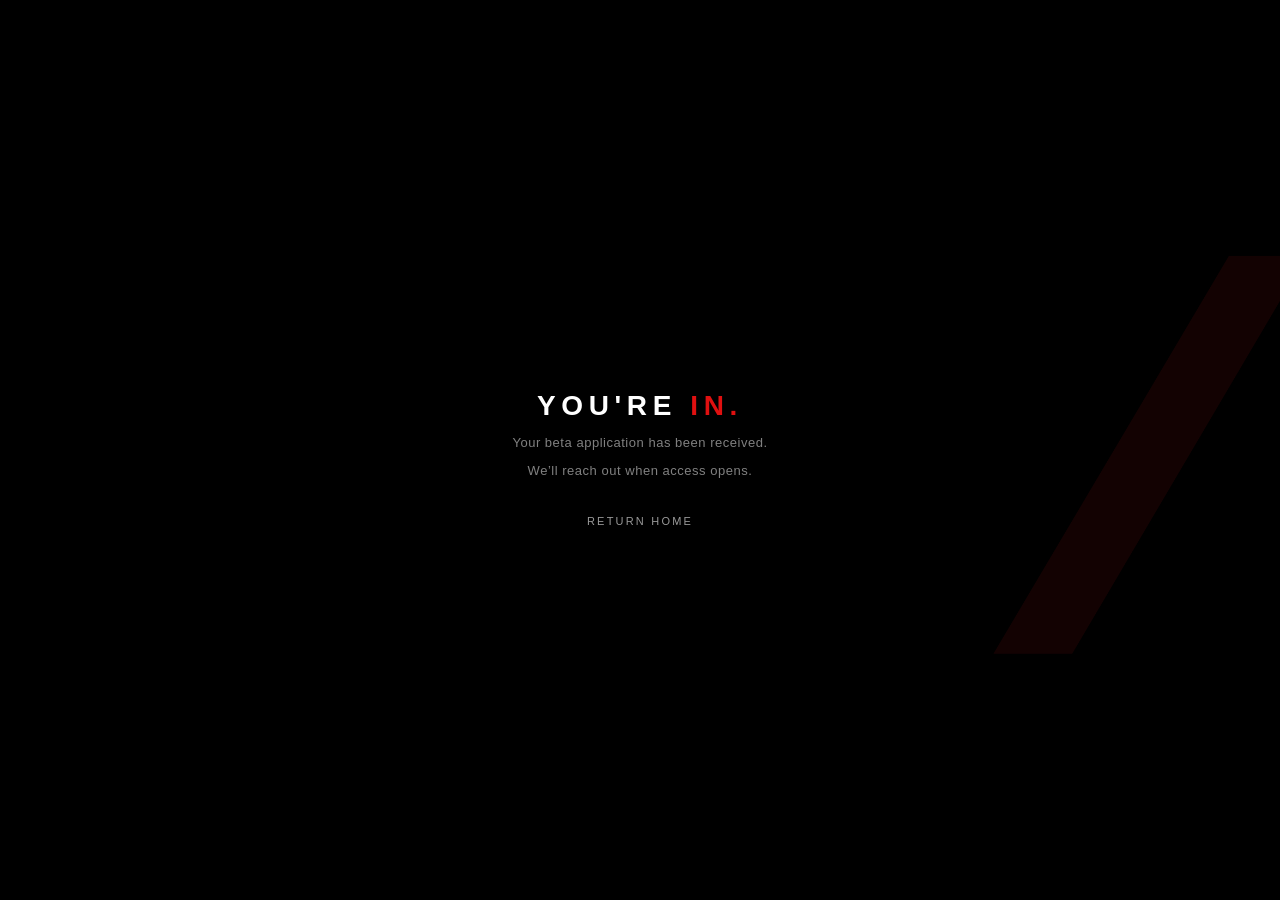
<file: thank-you.html>
<!DOCTYPE html>
<html lang="en">
<head>
  <meta charset="UTF-8">
  <title>You're In</title>

  <style>
    body {
      margin: 0;
      background: #000;
      color: #fff;
      font-family: 'Montserrat', sans-serif;
      display: flex;
      align-items: center;
      justify-content: center;
      height: 100vh;
      text-align: center;
      overflow: hidden;
    }

    .container {
      position: relative;
      z-index: 2;
    }

    h1 {
      font-size: 28px;
      letter-spacing: 0.2em;
      text-transform: uppercase;
      margin-bottom: 12px;
    }

    h1 span {
      color: #e01010;
    }

    p {
      font-size: 13px;
      color: rgba(255,255,255,0.5);
      letter-spacing: 0.04em;
    }

    a {
      display: inline-block;
      margin-top: 24px;
      color: #fff;
      text-decoration: none;
      font-size: 11px;
      letter-spacing: 0.2em;
      text-transform: uppercase;
      opacity: 0.6;
      transition: opacity 0.2s;
    }

    a:hover {
      opacity: 1;
    }

    /* RED SLASH BACKGROUND */
    .slash {
      position: absolute;
      right: -120px;
      top: 50%;
      transform: translateY(-50%);
      opacity: 0.08;
      width: 500px;
      z-index: 1;
    }
  </style>
</head>

<body>

  <!-- Background Slash -->
  <img class="slash" src="SemiRedSlash.png" alt="">

  <div class="container">
    <h1>You're <span>In.</span></h1>
    <p>Your beta application has been received.</p>
    <p>We’ll reach out when access opens.</p>

    <a href="/">Return Home</a>
  </div>

</body>
</html>
</file>
<file: style.css>
:root {
    --black: #0a0a0a;
    --white: #f5f5f5;
    --red: #e01010;
    --gray: #1a1a1a;
    --mid: #333;
  }

  * { margin: 0; padding: 0; box-sizing: border-box; }

  html {
  scroll-behavior: smooth;
  background: #000;
  margin: 0;
  padding: 0;
}

  body {
  margin: 0;
  padding: 0;
  background: #000;
  color: var(--white);
  font-family: 'Montserrat', sans-serif;
  overflow-x: hidden;
}

  /* ── CURSOR ── */
  body { cursor: url("data:image/svg+xml,%3Csvg xmlns='http://www.w3.org/2000/svg' width='16' height='24' viewBox='0 0 16 24'%3E%3Cpath d='M0 0 L0 20 L5 15 L8 22 L10 21 L7 14 L13 14 Z' fill='%23e01010' stroke='%23000' stroke-width='1'/%3E%3C/svg%3E") 0 0, default; }

  /* ── NAV ── */
  nav {
    position: fixed;
    top: 0px;
    left: 0;
    right: 0;
    z-index: 100;
    display: flex;
    justify-content: space-between;
    align-items: center;
    padding: 14px 48px;
    background: rgba(10,10,10,0.95);
    backdrop-filter: blur(8px);
    box-shadow: 0 -2px 0 #000;
  }

  .nav-logo img {mix-blend-mode: screen;
    height: 28px;
    width: auto;
  }

  .nav-links {
    display: flex;
    gap: 40px;
    list-style: none;
  }

  .nav-links a {
    color: var(--white);
    text-decoration: none;
    font-size: 11px;
    font-weight: 600;
    letter-spacing: 0.25em;
    text-transform: uppercase;
    opacity: 0.7;
    transition: opacity 0.2s;
  }

  .nav-links a:hover { opacity: 1; }

/* ── HERO ── */

.hero {
  min-height: 90vh;
  display: flex;
  flex-direction: column;
  justify-content: center;
  align-items: center; /* center everything now */
  padding: 0 24px;
  position: relative;
  overflow: hidden;
  text-align: center;
}

/* BACKGROUND GLOW */

.hero-bg {
  position: absolute;
  inset: 0;
  z-index: 0;
  background: 
    radial-gradient(ellipse at 70% 50%, rgba(224,16,16,0.06) 0%, transparent 60%),
    radial-gradient(ellipse at 20% 80%, rgba(224,16,16,0.04) 0%, transparent 50%);
}

/* BACKGROUND SLASH */

.hero-slash {
  position: fixed;
  right: -100px;
  top: 50%;
  transform: translateY(-50%);
  opacity: 0.16;
  width: 650px;
  height: auto;
  z-index: 1;
  pointer-events: none;
}

/* HERO IMAGE */

.hero-mark {
  width: min(1100px, 92vw);
  margin: 90px auto 20px; /* adjust if needed */
  position: relative;
  z-index: 2;
  opacity: 0;
transform: scale(0.985) translateY(8px);
animation: heroReveal 1s ease forwards 0.25s;
}

.hero-mark img {
  width: 100%;
  height: auto;
  display: block;
}

/* SUBTEXT */

.hero-sub {
  font-size: 15px;
  line-height: 1.7;
  color: rgba(245,245,245,0.6);
  max-width: 700px;
  text-align: center;
  font-weight: 400;
  opacity: 0;
  animation: fadeUp 0.8s ease forwards 0.5s;
  margin-bottom: 32px;
}

/* CTA */

.hero-cta {
  display: flex;
  gap: 16px;
  align-items: center;
  justify-content: center;
  opacity: 0;
  animation: fadeUp 0.8s ease forwards 0.7s;
}

/* BUTTONS */

.btn-primary {
  background: var(--red);
  color: var(--white);
  border: none;
  padding: 16px 36px;
  font-family: 'Montserrat', sans-serif;
  font-size: 11px;
  font-weight: 700;
  letter-spacing: 0.2em;
  text-transform: uppercase;
  transition: background 0.2s, transform 0.2s;
  text-decoration: none;
  display: inline-block;
}

.btn-primary:hover {
  background: #c00;
  transform: translateY(-1px);
}

.btn-secondary {
  color: var(--white);
  font-size: 11px;
  font-weight: 600;
  letter-spacing: 0.2em;
  text-transform: uppercase;
  text-decoration: none;
  opacity: 0.5;
  transition: opacity 0.2s;
}

.btn-secondary:hover {
  opacity: 1;
}

/* MOBILE */

@media (max-width: 768px) {
  .hero-mark {
    margin: 100px auto 24px;
    width: 95vw;
  }

  .hero-sub {
    font-size: 13px;
    padding: 0 12px;
  }

  .hero-cta {
    flex-direction: column;
    gap: 12px;
  }
}

  .btn-secondary:hover { opacity: 1; }

  .scroll-indicator {
    position: absolute;
    bottom: 40px;
    left: 50%;
    transform: translateX(-50%);
    display: flex;
    flex-direction: column;
    align-items: center;
    gap: 8px;
    opacity: 0;
    animation: fadeIn 1s ease forwards 1.5s;
  }

  .scroll-line {
    width: 1px;
    height: 40px;
    background: linear-gradient(to bottom, var(--red), transparent);
    animation: scrollPulse 2s ease infinite;
  }

  .scroll-text {
    font-size: 9px;
    letter-spacing: 0.3em;
    text-transform: uppercase;
    color: rgba(245,245,245,0.3);
    font-weight: 600;
  }

  /* ── PHILOSOPHY ── */
  .philosophy {
    position: relative;
    margin-top: -60px;
    z-index: 3;
    
    padding: 120px 48px 120px;
    display: grid;
    grid-template-columns: 1fr 1fr;
    gap: 80px;
    align-items: center;
    border-top: 1px solid rgba(255,255,255,0.06);
  }

  .philosophy-left {
    position: relative;
  }

  .section-number {
    font-size: 10px;
    letter-spacing: 0.4em;
    color: var(--red);
    font-weight: 700;
    text-transform: uppercase;
    margin-bottom: 24px;
    display: block;
  }

  .philosophy-left h2 {
    font-size: clamp(36px, 5vw, 64px);
    font-weight: 900;
    line-height: 1;
    letter-spacing: -0.02em;
    margin-bottom: 32px;
  }

  .philosophy-left h2 em {
    color: var(--red);
    font-style: normal;
  }

  .philosophy-left p {
    font-size: 15px;
    line-height: 1.8;
    color: rgba(245,245,245,0.55);
    font-weight: 400;
    margin-bottom: 20px;
  }

  .philosophy-right {
    display: flex;
    flex-direction: column;
    gap: 2px;
  }

  .philosophy-stat {
    border: 1px solid rgba(255,255,255,0.06);
    padding: 32px;
    position: relative;
    transition: border-color 0.3s;
  }

  .philosophy-stat:hover {
    border-color: var(--red);
  }

  .philosophy-stat h3 {
    font-size: 11px;
    letter-spacing: 0.3em;
    text-transform: uppercase;
    color: var(--red);
    font-weight: 700;
    margin-bottom: 12px;
  }

  .philosophy-stat p {
    font-size: 14px;
    color: rgba(245,245,245,0.55);
    line-height: 1.6;
    font-weight: 400;
  }

/* ── APP ── */
.app-section {
  padding: 100px 48px 80px;
  background: var(--gray);
  border-top: 1px solid rgba(255,255,255,0.06);
  border-bottom: 1px solid rgba(255,255,255,0.06);
}

.app-grid {
  display: grid;
  grid-template-columns: 1fr 1.2fr 1fr;
  align-items: center;
  gap: 40px;
}

.app-left h2 {
  font-size: clamp(36px, 5vw, 64px);
  font-weight: 900;
  letter-spacing: -0.02em;
  line-height: 1;
}

.app-left h2 em {
  color: var(--red);
  font-style: normal;
}

.app-right p {
  max-width: 320px;
  margin-left: auto;
  font-size: 14px;
  color: rgba(245,245,245,0.5);
  line-height: 1.7;
  text-align: right;
}

/* ── BETA FORM ── */
.beta-form-wrapper {
  display: flex;
  flex-direction: column;
  align-items: center;
  gap: 8px;
  text-align: center;
}

.beta-title {
  font-size: 11px;
  letter-spacing: 0.25em;
  text-transform: uppercase;
  color: var(--red);
  font-weight: 700;
}

.beta-form {
  display: flex;
  flex-direction: column;
  gap: 10px;

  width: 100%;
  max-width: 320px;

  background: rgba(255,255,255,0.03);
  border: 1px solid rgba(255,255,255,0.08);
  padding: 10px;

  transition: box-shadow 0.3s ease, border-color 0.3s ease;
}

.beta-form:focus-within {
  box-shadow: 0 0 12px rgba(224,16,16,0.2);
}

.beta-form input {
  width: 100%;
  background: transparent;
  border: none;
  border-bottom: 1px solid rgba(255,255,255,0.1);
  padding: 14px 16px;
  color: var(--white);
  font-family: 'Montserrat', sans-serif;
  font-size: 12px;
  outline: none;
  transition: border-color 0.2s ease;
}

.beta-form input:focus {
  border-bottom: 1px solid var(--red);
}

.beta-form input::placeholder {
  color: rgba(245,245,245,0.4);
}

.beta-form button {
  width: 100%;
  background: var(--red);
  color: var(--white);
  border: none;
  padding: 14px 20px;
  font-family: 'Montserrat', sans-serif;
  font-size: 11px;
  font-weight: 700;
  letter-spacing: 0.2em;
  text-transform: uppercase;
  cursor: pointer;
  transition: background 0.2s, transform 0.2s;
}

.beta-form button:hover {
  background: #c00;
  transform: translateY(-1px);
}

.beta-note {
  font-size: 11px;
  color: rgba(245,245,245,0.45);
  letter-spacing: 0.03em;
}

.beta-success {
  display: none;
  width: 100%;
  max-width: 320px;
  background: rgba(255,255,255,0.03);
  border: 1px solid rgba(224,16,16,0.18);
  padding: 18px 16px;
  text-align: center;
}

.beta-success.show {
  display: block;
}

.beta-success-title {
  color: var(--white);
  font-size: 13px;
  font-weight: 700;
  letter-spacing: 0.08em;
  text-transform: uppercase;
  margin-bottom: 8px;
}

.beta-success-text {
  color: rgba(245,245,245,0.5);
  font-size: 12px;
  line-height: 1.6;
}

/* ── APP FEATURES ── */
.app-features {
  display: grid;
  grid-template-columns: repeat(3, 1fr);
  gap: 2px;
  margin-top: 48px;
}

.feature {
  background: var(--black);
  padding: 40px 32px;
  border-top: 2px solid transparent;
  transition: border-color 0.3s;
}

.feature:hover {
  border-color: var(--red);
}

.feature-icon {
  width: 32px;
  height: 2px;
  background: var(--red);
  margin-bottom: 24px;
}

.feature h3 {
  font-size: 13px;
  font-weight: 700;
  letter-spacing: 0.15em;
  text-transform: uppercase;
  margin-bottom: 12px;
}

.feature p {
  font-size: 13px;
  color: rgba(245,245,245,0.45);
  line-height: 1.7;
  font-weight: 400;
}

.app-coming {
  margin-top: 60px;
  display: flex;
  align-items: center;
  gap: 24px;
}

.coming-badge {
  background: rgba(224,16,16,0.1);
  border: 1px solid rgba(224,16,16,0.3);
  color: var(--red);
  font-size: 10px;
  letter-spacing: 0.3em;
  text-transform: uppercase;
  font-weight: 700;
  padding: 8px 16px;
}

.coming-text {
  font-size: 13px;
  color: rgba(245,245,245,0.4);
  letter-spacing: 0.05em;
}
/* ── MOBILE ── */
@media (max-width: 768px) {
  .app-section {
    padding: 96px 24px;
  }

  .app-grid {
    grid-template-columns: 1fr;
    gap: 32px;
    text-align: center;
  }

  .app-right p {
    max-width: 100%;
    margin-left: 0;
    text-align: center;
  }

  .beta-form {
    flex-direction: column;
    width: 100%;
  }

  .beta-form input,
  .beta-form button {
    width: 100%;
  }

  .app-features {
    grid-template-columns: 1fr;
    margin-top: 56px;
  }

  .app-coming {
    flex-direction: column;
    align-items: flex-start;
    gap: 16px;
  }
}
  /* ── PRODUCT ── */
  .product-section {
    padding: 120px 48px;
    border-bottom: 1px solid rgba(255,255,255,0.06);
  }

  .product-header {
    margin-bottom: 80px;
  }

  .product-header h2 {
    font-size: clamp(36px, 5vw, 64px);
    font-weight: 900;
    letter-spacing: -0.02em;
    line-height: 1;
    margin-bottom: 16px;
  }

  .product-header h2 em { color: var(--red); font-style: normal; }

  .product-header p {
    font-size: 14px;
    color: rgba(245,245,245,0.45);
  }

  .product-grid {
    display: grid;
    grid-template-columns: 1fr 1fr;
    gap: 2px;
  }

  .product-card {
    background: var(--gray);
    position: relative;
    overflow: hidden;
    aspect-ratio: 4/3;
    display: flex;
    align-items: center;
    justify-content: center;
  }

  .product-card img {
    width: 70%;
    height: 70%;
    object-fit: contain;
    transition: transform 0.5s ease;
  }

  .product-card:hover img {
    transform: scale(1.04);
  }

  .product-card-info {
    position: absolute;
    bottom: 0;
    left: 0;
    right: 0;
    padding: 24px 32px;
    background: linear-gradient(to top, rgba(10,10,10,0.9), transparent);
    display: flex;
    justify-content: space-between;
    align-items: flex-end;
  }

  .product-card-info h3 {
    font-size: 13px;
    font-weight: 700;
    letter-spacing: 0.15em;
    text-transform: uppercase;
  }

  }

  .product-soon {
    position: absolute;
    top: 24px;
    right: 24px;
    background: var(--red);
    color: var(--white);
    font-size: 9px;
    font-weight: 700;
    letter-spacing: 0.25em;
    text-transform: uppercase;
    padding: 6px 12px;
  }

  /* ── WAITLIST ── */
  .waitlist {
    padding: 120px 48px;
    background: var(--gray);
    text-align: center;
    position: relative;
    overflow: hidden;
  }

  .waitlist-bg {
    position: absolute;
    inset: 0;
    background: radial-gradient(ellipse at 50% 50%, rgba(224,16,16,0.08) 0%, transparent 70%);
  }

  .waitlist-slash {
    position: absolute;
    left: 50%;
    top: 50%;
    transform: translate(-50%, -50%);
    opacity: 0.15;
    width: 400px;
    mix-blend-mode: screen;
  }

  .waitlist h2 {
    font-size: clamp(36px, 6vw, 80px);
    font-weight: 900;
    letter-spacing: -0.02em;
    line-height: 1;
    margin-bottom: 24px;
    position: relative;
  }

  .waitlist h2 em { color: var(--red); font-style: normal; }

  .waitlist > p {
    font-size: 15px;
    color: rgba(245,245,245,0.5);
    max-width: 480px;
    margin: 0 auto 48px;
    line-height: 1.7;
    position: relative;
  }

  .waitlist-form {
    display: flex;
    gap: 0;
    max-width: 480px;
    margin: 0 auto 24px;
    position: relative;
  }

  .waitlist-form input {
    flex: 1;
    background: rgba(255,255,255,0.05);
    border: 1px solid rgba(255,255,255,0.1);
    border-right: none;
    color: var(--white);
    font-family: 'Montserrat', sans-serif;
    font-size: 13px;
    padding: 16px 20px;
    outline: none;
    transition: border-color 0.2s;
  }

  .waitlist-form input::placeholder {
    color: rgba(245,245,245,0.25);
    letter-spacing: 0.05em;
  }

  .waitlist-form input:focus {
    border-color: rgba(224,16,16,0.5);
  }

  .waitlist-form button {
    background: var(--red);
    color: var(--white);
    border: none;
    padding: 16px 28px;
    font-family: 'Montserrat', sans-serif;
    font-size: 11px;
    font-weight: 700;
    letter-spacing: 0.2em;
    text-transform: uppercase;
    
    transition: background 0.2s;
    white-space: nowrap;
  }

  .waitlist-form button:hover { background: #c00; }

  .waitlist-note {
    font-size: 11px;
    color: rgba(245,245,245,0.25);
    letter-spacing: 0.1em;
    position: relative;
  }

  /* ── FOOTER ── */
  footer {
    padding: 48px;
    border-top: 1px solid rgba(255,255,255,0.06);
    display: flex;
    justify-content: space-between;
    align-items: center;
  }

  .footer-logo img { height: 20px; width: auto; }

  .footer-links {
    display: flex;
    gap: 32px;
    list-style: none;
  }

  .footer-links a {
    color: rgba(245,245,245,0.35);
    text-decoration: none;
    font-size: 10px;
    letter-spacing: 0.2em;
    text-transform: uppercase;
    font-weight: 600;
    transition: color 0.2s;
  }

  .footer-links a:hover { color: var(--white); }

  .footer-copy {
    font-size: 10px;
    color: rgba(245,245,245,0.2);
    letter-spacing: 0.1em;
  }

  /* ── DIVIDER ── */
  .slash-divider {
    display: flex;
    align-items: center;
    gap: 16px;
    padding: 0 48px;
    margin: 0;
  }

  .slash-divider img { height: 32px; width: auto; opacity: 0.6; }
  .slash-divider-line { flex: 1; height: 1px; background: rgba(255,255,255,0.06); }

 /* ── ANIMATIONS ── */

@keyframes fadeUp {
  from { opacity: 0; transform: translateY(24px); }
  to { opacity: 1; transform: translateY(0); }
}

@keyframes fadeIn {
  from { opacity: 0; }
  to { opacity: 1; }
}

@keyframes scrollPulse {
  0%, 100% { transform: scaleY(1); opacity: 1; }
  50% { transform: scaleY(0.6); opacity: 0.4; }
}

/* NEW HERO ANIMATION */
@keyframes heroReveal {
  from {
    opacity: 0;
    transform: scale(0.985) translateY(8px);
  }
  to {
    opacity: 1;
    transform: scale(1) translateY(0);
  }
}

  /* ── SUCCESS STATE ── */
  .success-msg {
    display: none;
    color: var(--red);
    font-size: 12px;
    letter-spacing: 0.2em;
    text-transform: uppercase;
    font-weight: 700;
    margin-top: 16px;
  }

  /* ── RESPONSIVE ── */
  @media (max-width: 768px) {
    nav { padding: 20px 24px; }
    .nav-links { display: none; }
    .hero { padding: 0 24px; }
    .philosophy { grid-template-columns: 1fr; padding: 80px 24px; gap: 48px; }
    .app-section { padding: 80px 24px; }
    .app-header { flex-direction: column; align-items: flex-start; gap: 24px; }
    .app-header p { text-align: left; }
    .app-features { grid-template-columns: 1fr; }
    .product-section { padding: 80px 24px; }
    .product-grid { grid-template-columns: 1fr; }
    .waitlist { padding: 80px 24px; }
    .waitlist-form { flex-direction: column; }
    .waitlist-form input { border-right: 1px solid rgba(255,255,255,0.1); border-bottom: none; }
    footer { flex-direction: column; gap: 24px; padding: 40px 24px; text-align: center; }
    .footer-links { flex-wrap: wrap; justify-content: center; }
    .slash-divider { padding: 0 24px; }
  }
.hamburger {
  display: none;
  flex-direction: column;
  gap: 5px;
  background: none;
  border: none;
  cursor: pointer;
  padding: 4px;
}

.hamburger span {
  display: block;
  width: 24px;
  height: 2px;
  background: var(--white);
}

.mobile-menu {
  display: none;
  position: fixed;
  top: 72px;
  left: 0;
  right: 0;
  background: rgba(10,10,10,0.98);
  padding: 24px 48px;
  z-index: 99;
  border-bottom: 1px solid rgba(255,255,255,0.06);
}

.mobile-menu ul {
  list-style: none;
  display: flex;
  flex-direction: column;
  gap: 24px;
}

.mobile-menu a {
  color: var(--white);
  text-decoration: none;
  font-size: 13px;
  font-weight: 600;
  letter-spacing: 0.25em;
  text-transform: uppercase;
  opacity: 0.7;
}

.mobile-menu a:hover { opacity: 1; }

.mobile-menu.open { display: block; }

@media (max-width: 768px) {
  .hamburger { display: flex; }
}
@media (max-width: 768px) {
  .product-card-info {
    padding: 12px 16px;
  }
  
  .product-card-info h3 {
    font-size: 11px;
  }
  
  .product-soon {
    font-size: 8px;
    padding: 4px 8px;
    top: 12px;
    right: 12px;
  }
}
@media (max-width: 768px) {
  .product-card {
    flex-direction: column;
    align-items: flex-start;
    height: auto;
    aspect-ratio: unset;
  }
  
  .product-card img {
    width: 100%;
    height: 200px;
    object-fit: contain;
  }
  
  .product-card-info {
    position: relative;
    background: none;
    padding: 12px 16px;
    width: 100%;
  }
}
/* LAUNCH BANNER */

.launch-banner {
  width: 100%;
  height: 44px;
  background: rgba(8, 8, 8, 0.96);
  border-bottom: 1px solid rgba(255, 255, 255, 0.08);
  position: fixed;
  top: 58px;
  left: 0;
  z-index: 90;
  opacity: 0;
  transform: translateY(-8px);
  animation: launchFadeIn 0.6s ease forwards;
}

.launch-banner-inner {
  position: relative;
  display: flex;
  align-items: center;
  justify-content: center;
  gap: 12px;
  height: 44px;
  padding: 0 48px;
  font-family: 'Montserrat', sans-serif;
  font-size: 12px;
  letter-spacing: 3px;
  text-transform: uppercase;
  color: #f5f5f5;
}

.launch-text {
  color: #f5f5f5;
}

.launch-divider {
  color: #e01010;
  font-weight: 700;
}

.launch-link {
  color: #e01010;
  text-decoration: none;
  font-weight: 700;
}

.launch-link:hover {
  text-decoration: underline;
}

.launch-close {
  position: absolute;
  right: 16px;
  top: 50%;
  transform: translateY(-50%);
  background: transparent;
  border: none;
  color: #f5f5f5;
  font-size: 18px;
  cursor: pointer;
}

.launch-close:hover {
  color: #e01010;
}

.launch-banner.hidden {
  display: none;
}

@keyframes launchFadeIn {
  to {
    opacity: 1;
    transform: translateY(0);
  }
}
</file>
